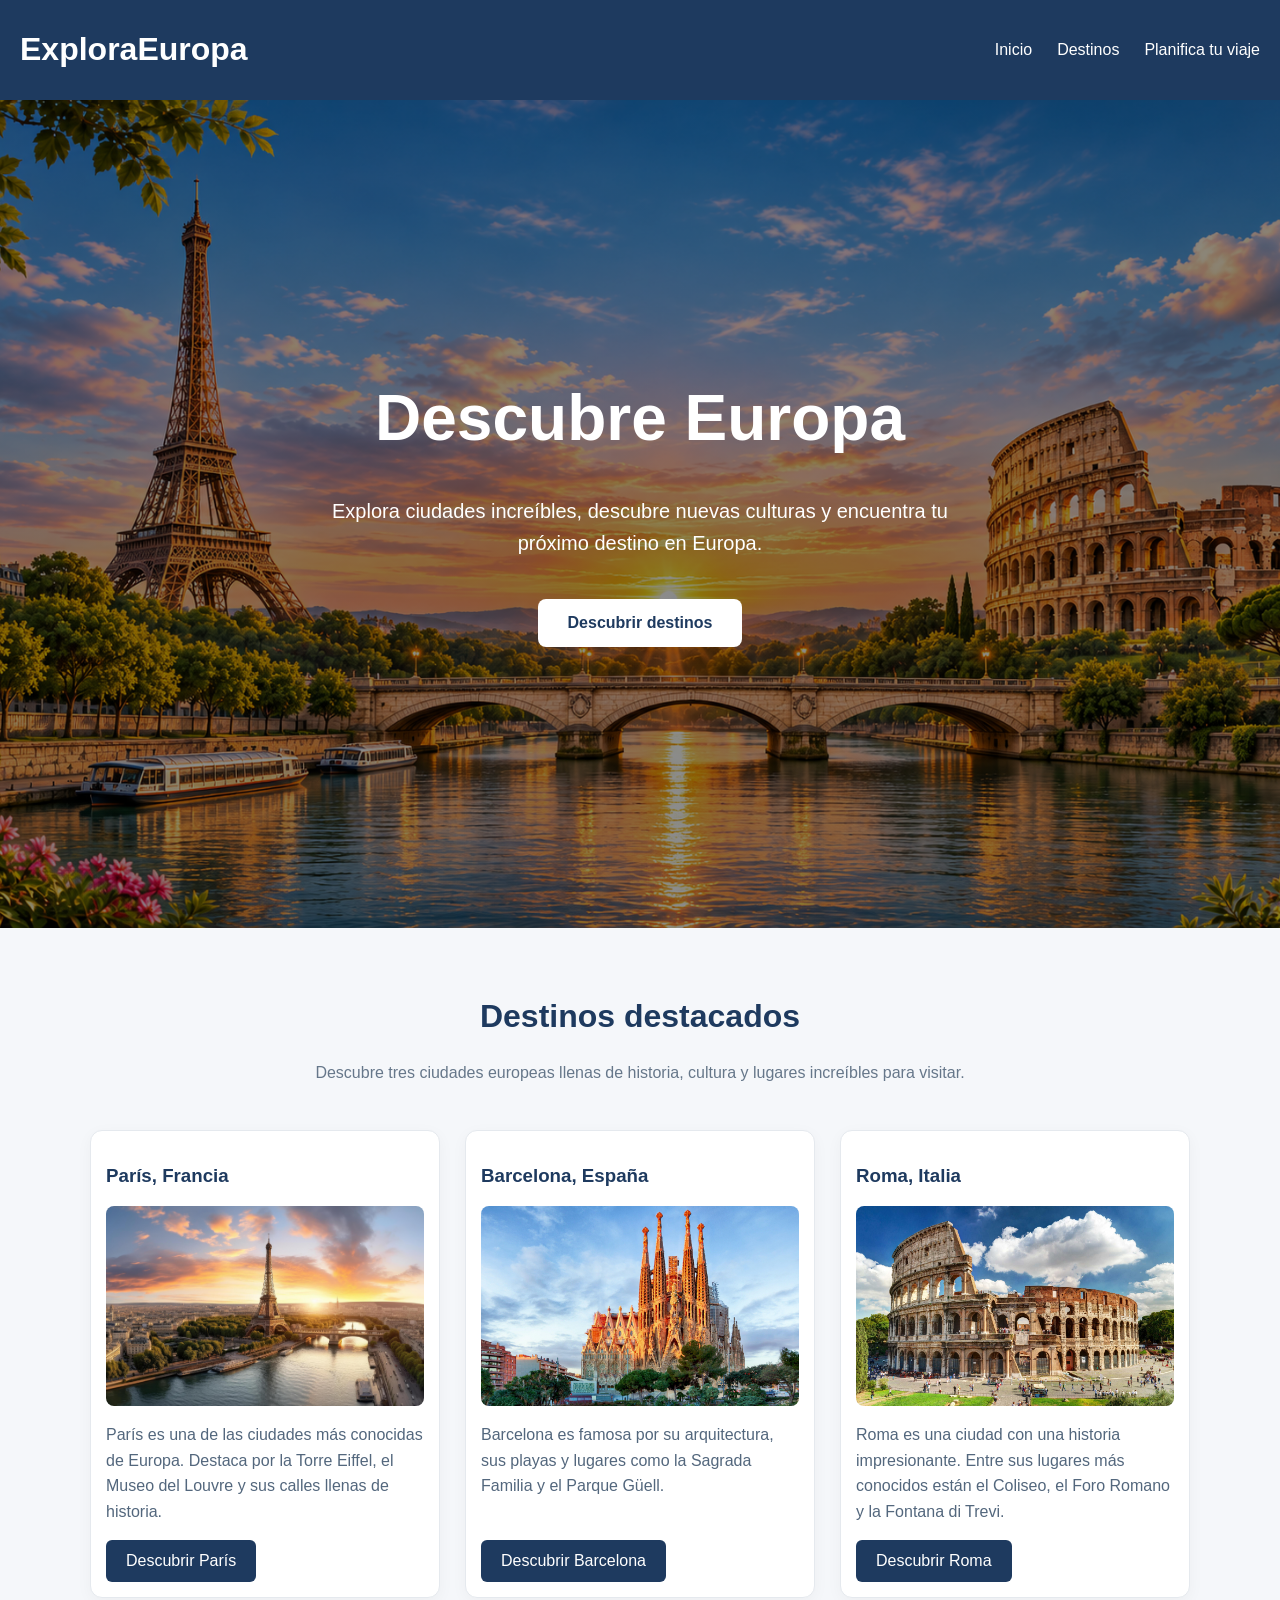
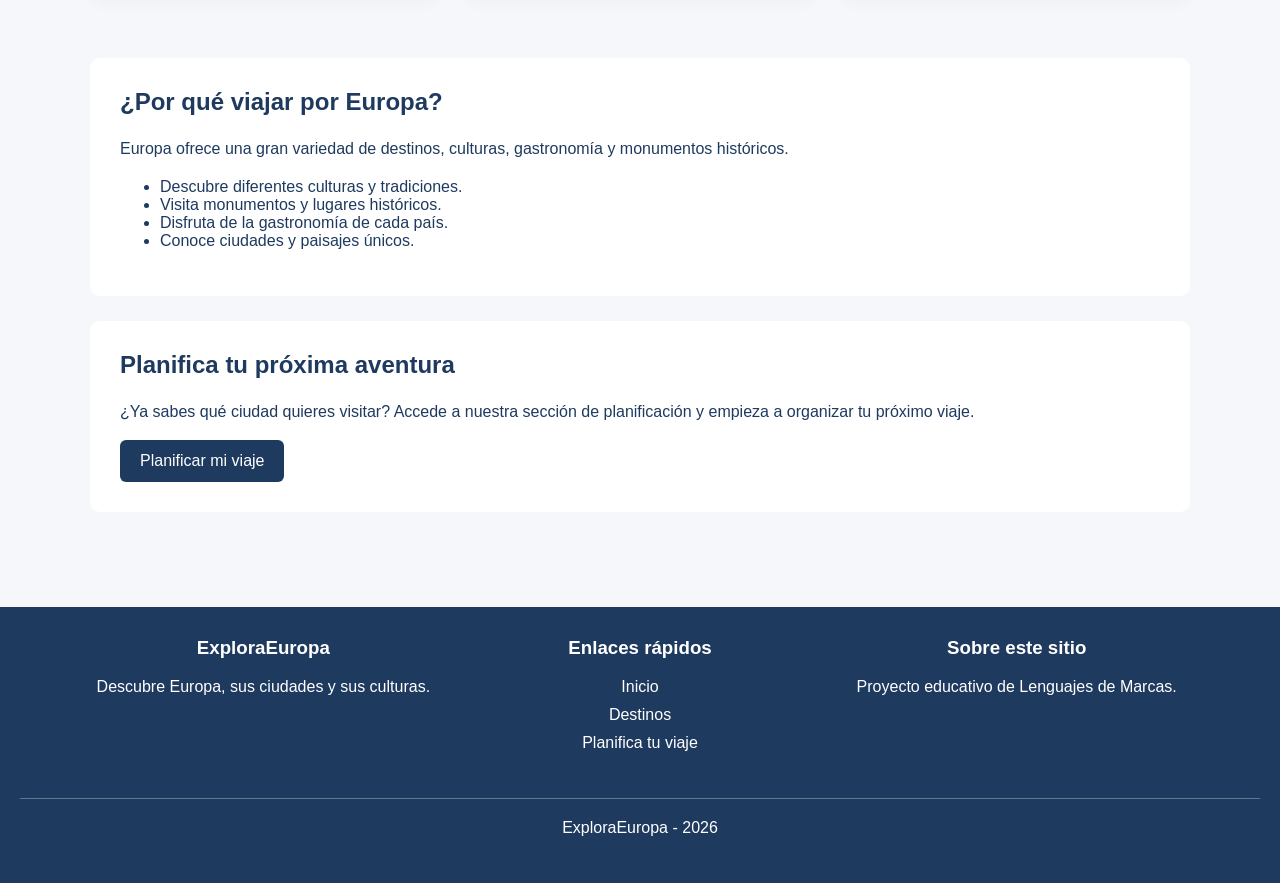
<file: index.html>
<!DOCTYPE html>
<html lang="es">
<head>
  <meta charset="utf-8">
  <meta name="viewport" content="width=device-width, initial-scale=1.0">
  <title>ExploraEuropa</title>
  <link rel="stylesheet" href="css/estilos.css">
</head>
<body>
    <header>
        <h1><a href="index.html">ExploraEuropa</a></h1>
        <nav>
            <ul>
                <li><a href="index.html">Inicio</a></li>
                <li><a href="destinos.html">Destinos</a></li>
                <li><a href="planifica.html">Planifica tu viaje</a></li>
            </ul>
        </nav>
    </header>
    
<main>

    <section class="hero">
        <h2>Descubre Europa</h2>

        <p>
            Explora ciudades increíbles, descubre nuevas
            culturas y encuentra tu próximo destino en Europa.
        </p>

        <a href="#destinos">Descubrir destinos</a>
    </section>

    <div class="contenido">

    <!-- Destinos destacados -->
    <section class="destinos-destacados" id="destinos">
        <h2>Destinos destacados</h2>

        <p>
            Descubre tres ciudades europeas llenas de historia,
            cultura y lugares increíbles para visitar.
        </p>

        <article>
            <h3>París, Francia</h3>

            <img src="img/paris.jpg" alt="Torre Eiffel en París" width="300">

            <p>
                París es una de las ciudades más conocidas de Europa.
                Destaca por la Torre Eiffel, el Museo del Louvre
                y sus calles llenas de historia.
            </p>

            <a href="destinos.html#paris">Descubrir París</a>
        </article>

        <article>
            <h3>Barcelona, España</h3>

            <img src="img/barcelona.jpg" alt="Sagrada Familia de Barcelona" width="300">

            <p>
                Barcelona es famosa por su arquitectura,
                sus playas y lugares como la Sagrada Familia
                y el Parque Güell.
            </p>

            <a href="destinos.html#barcelona">Descubrir Barcelona</a>
        </article>

        <article>
            <h3>Roma, Italia</h3>

            <img src="img/roma.jpg" alt="Coliseo de Roma" width="300">

            <p>
                Roma es una ciudad con una historia impresionante.
                Entre sus lugares más conocidos están el Coliseo,
                el Foro Romano y la Fontana di Trevi.
            </p>

            <a href="destinos.html#roma">Descubrir Roma</a>
        </article>
    </section>


    <!-- Información sobre los viajes -->
    <section class="beneficios">
        <h2>¿Por qué viajar por Europa?</h2>

        <p>
            Europa ofrece una gran variedad de destinos,
            culturas, gastronomía y monumentos históricos.
        </p>

        <ul>
            <li>Descubre diferentes culturas y tradiciones.</li>
            <li>Visita monumentos y lugares históricos.</li>
            <li>Disfruta de la gastronomía de cada país.</li>
            <li>Conoce ciudades y paisajes únicos.</li>
        </ul>
    </section>


    <!-- Planificación del viaje -->
    <section class="planificacion">
        <h2>Planifica tu próxima aventura</h2>

        <p>
            ¿Ya sabes qué ciudad quieres visitar?
            Accede a nuestra sección de planificación
            y empieza a organizar tu próximo viaje.
        </p>

        <a href="planifica.html">Planificar mi viaje</a>
    </section>

    </div>

</main>

    
    <footer>
        <div class="footer-contenido">

            <section>
                <h3>ExploraEuropa</h3>
                <p>Descubre Europa, sus ciudades y sus culturas.</p>
            </section>

            <section>
                <h3>Enlaces rápidos</h3>
                <ul>
                    <li><a href="index.html">Inicio</a></li>
                    <li><a href="destinos.html">Destinos</a></li>
                    <li><a href="planifica.html">Planifica tu viaje</a></li>
                </ul>
            </section>

            <section>
                <h3>Sobre este sitio</h3>
                <p>Proyecto educativo de Lenguajes de Marcas.</p>
        </section>

        </div>

    <p class="footer-final">ExploraEuropa - 2026</p>
    </footer>


</body>
</html>
</file>
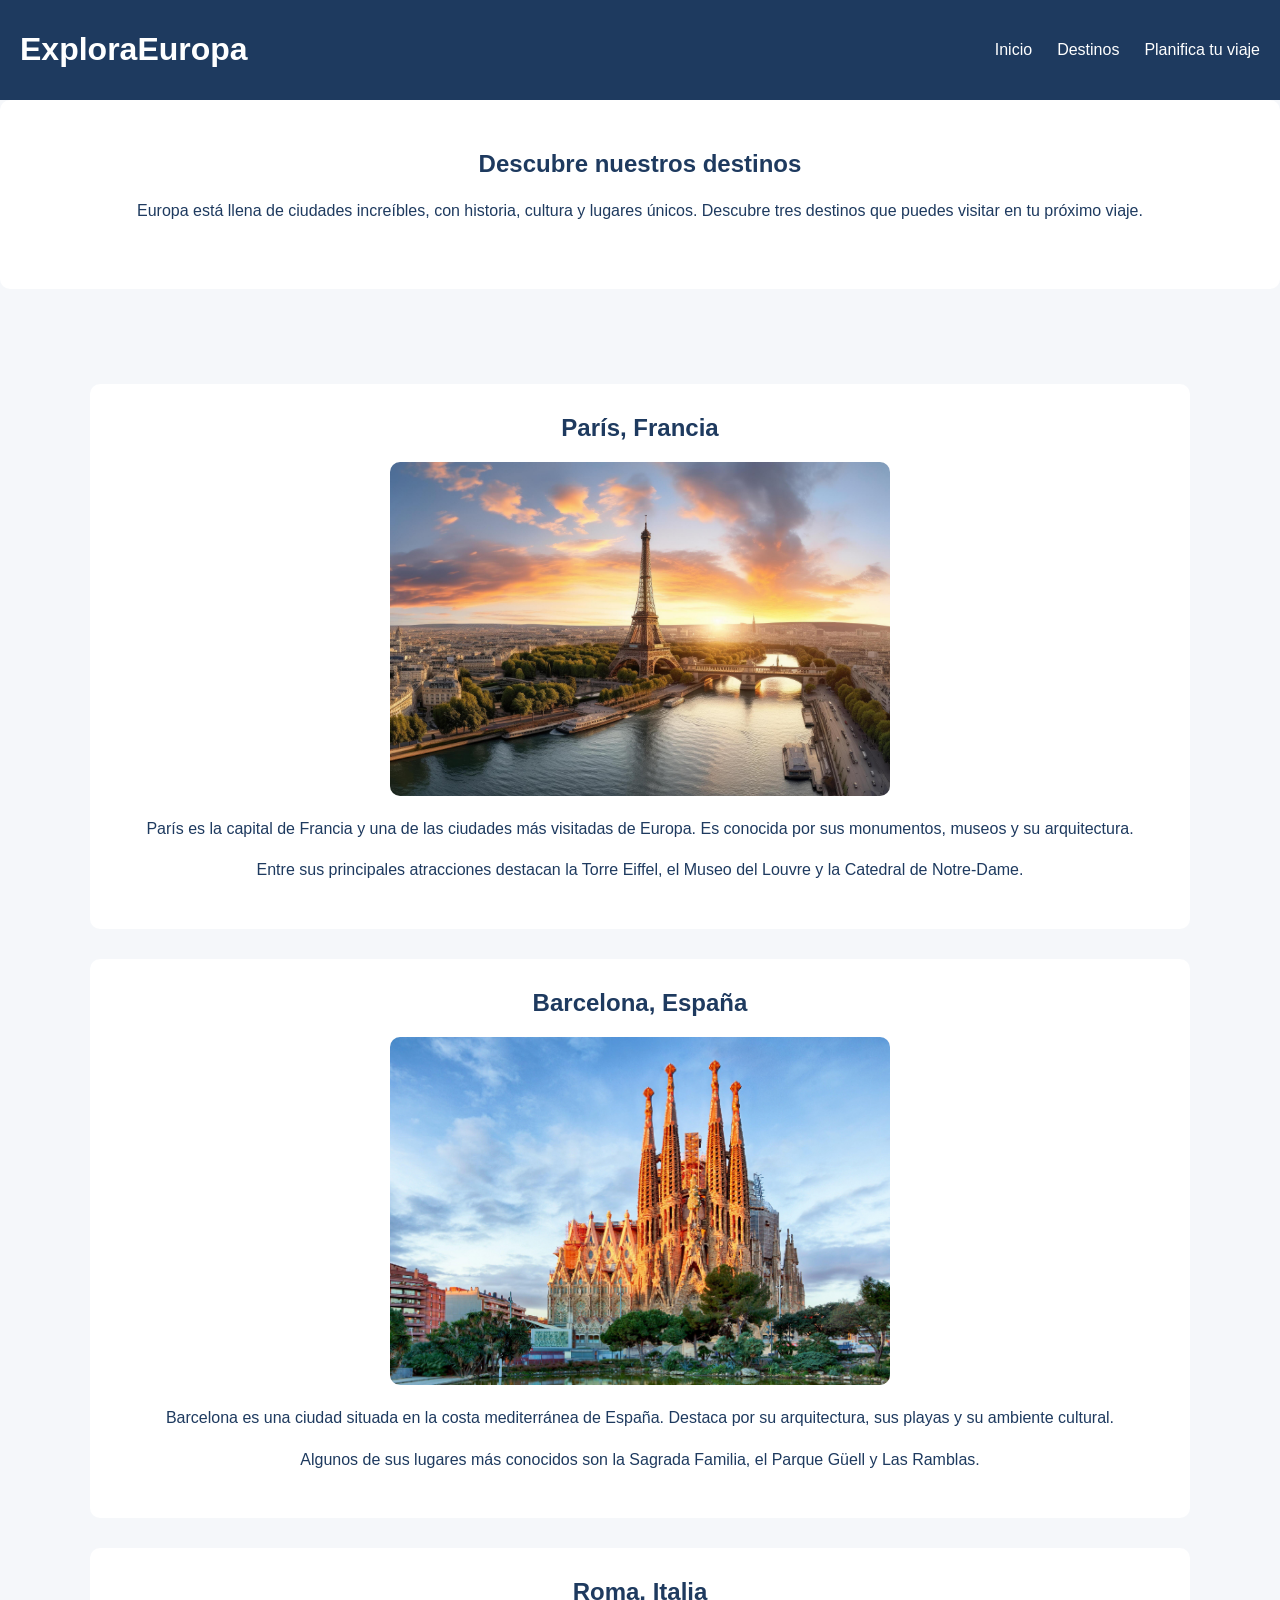
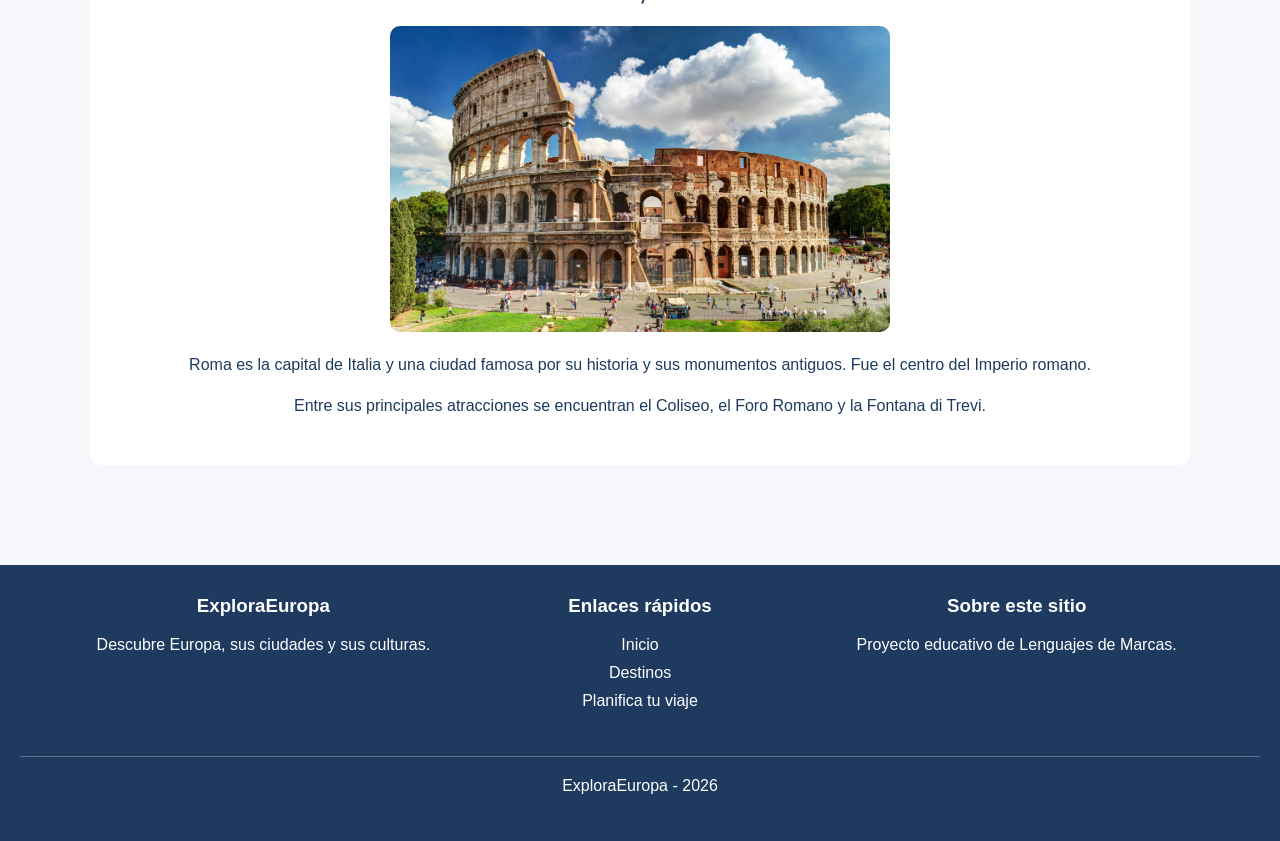
<file: destinos.html>
<!DOCTYPE html>
<html lang="es">
<head>
  <meta charset="utf-8">
  <title>ExploraEuropa</title>
  <link rel="stylesheet" href="css/estilos.css">
</head>
<body>
    <header>
        <h1><a href="index.html">ExploraEuropa</a></h1>
        <nav>
            <ul>
                <li><a href="index.html">Inicio</a></li>
                <li><a href="destinos.html">Destinos</a></li>
                <li><a href="planifica.html">Planifica tu viaje</a></li>
            </ul>
        </nav>
    </header>
    
<main class="pagina-destinos">

    <section class="introduccion-destinos">
        <h2>Descubre nuestros destinos</h2>
        <p>
            Europa está llena de ciudades increíbles, con historia,
            cultura y lugares únicos. Descubre tres destinos
            que puedes visitar en tu próximo viaje.
        </p>
    </section>

    <div class="contenido">

        <section id="paris">
            <h2>París, Francia</h2>

            <img src="img/paris.jpg" alt="Torre Eiffel en París">

            <p>
                París es la capital de Francia y una de las ciudades
                más visitadas de Europa. Es conocida por sus
                monumentos, museos y su arquitectura.
            </p>

            <p>
                Entre sus principales atracciones destacan la Torre
                Eiffel, el Museo del Louvre y la Catedral de Notre-Dame.
            </p>
        </section>

        <section id="barcelona">
            <h2>Barcelona, España</h2>

            <img src="img/barcelona.jpg" alt="Sagrada Familia de Barcelona">

            <p>
                Barcelona es una ciudad situada en la costa mediterránea
                de España. Destaca por su arquitectura, sus playas
                y su ambiente cultural.
            </p>

            <p>
                Algunos de sus lugares más conocidos son la Sagrada
                Familia, el Parque Güell y Las Ramblas.
            </p>
        </section>

        <section id="roma">
            <h2>Roma, Italia</h2>

            <img src="img/roma.jpg" alt="Coliseo de Roma">

            <p>
                Roma es la capital de Italia y una ciudad famosa
                por su historia y sus monumentos antiguos.
                Fue el centro del Imperio romano.
            </p>

            <p>
                Entre sus principales atracciones se encuentran
                el Coliseo, el Foro Romano y la Fontana di Trevi.
            </p>
        </section>

    </div>

</main>

    <footer>
        <div class="footer-contenido">

            <section>
                <h3>ExploraEuropa</h3>
                <p>Descubre Europa, sus ciudades y sus culturas.</p>
            </section>

            <section>
                <h3>Enlaces rápidos</h3>
                <ul>
                    <li><a href="index.html">Inicio</a></li>
                    <li><a href="destinos.html">Destinos</a></li>
                    <li><a href="planifica.html">Planifica tu viaje</a></li>
                </ul>
            </section>

            <section>
                <h3>Sobre este sitio</h3>
                <p>Proyecto educativo de Lenguajes de Marcas.</p>
        </section>

        </div>

    <p class="footer-final">ExploraEuropa - 2026</p>
    </footer>
</body>
</html>
</file>
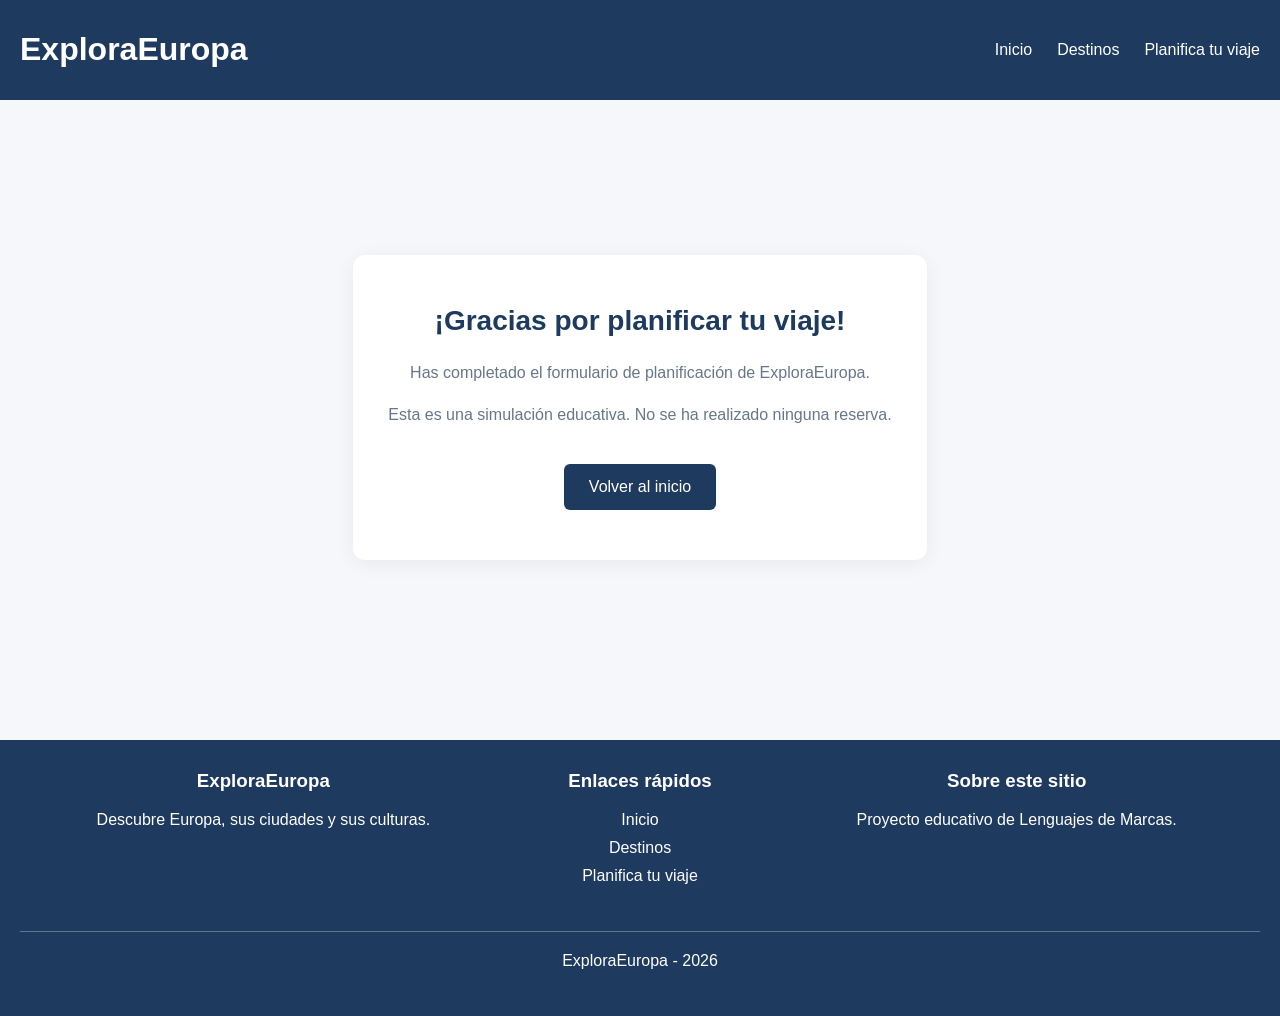
<file: gracias.html>
<!DOCTYPE html>
<html lang="es">
<head>
  <meta charset="utf-8">
  <meta name="viewport" content="width=device-width, initial-scale=1.0">
  <title>ExploraEuropa - Gracias</title>
  <link rel="stylesheet" href="css/estilos.css">
</head>
<body>
    <header>
        <h1><a href="index.html">ExploraEuropa</a></h1>
        <nav>
            <ul>
                <li><a href="index.html">Inicio</a></li>
                <li><a href="destinos.html">Destinos</a></li>
                <li><a href="planifica.html">Planifica tu viaje</a></li>
            </ul>
        </nav>
    </header>
    

<main class="pagina-gracias">

    <section class="mensaje-gracias">

        <h2>¡Gracias por planificar tu viaje!</h2>

        <p>
            Has completado el formulario de planificación
            de ExploraEuropa.
        </p>

        <p>
            Esta es una simulación educativa.
            No se ha realizado ninguna reserva.
        </p>

        <a href="index.html">Volver al inicio</a>

    </section>

</main>

    <footer>
        <div class="footer-contenido">

            <section>
                <h3>ExploraEuropa</h3>
                <p>Descubre Europa, sus ciudades y sus culturas.</p>
            </section>

            <section>
                <h3>Enlaces rápidos</h3>
                <ul>
                    <li><a href="index.html">Inicio</a></li>
                    <li><a href="destinos.html">Destinos</a></li>
                    <li><a href="planifica.html">Planifica tu viaje</a></li>
                </ul>
            </section>

            <section>
                <h3>Sobre este sitio</h3>
                <p>Proyecto educativo de Lenguajes de Marcas.</p>
        </section>

        </div>

    <p class="footer-final">ExploraEuropa - 2026</p>
    </footer>


</body>
</html>
</file>
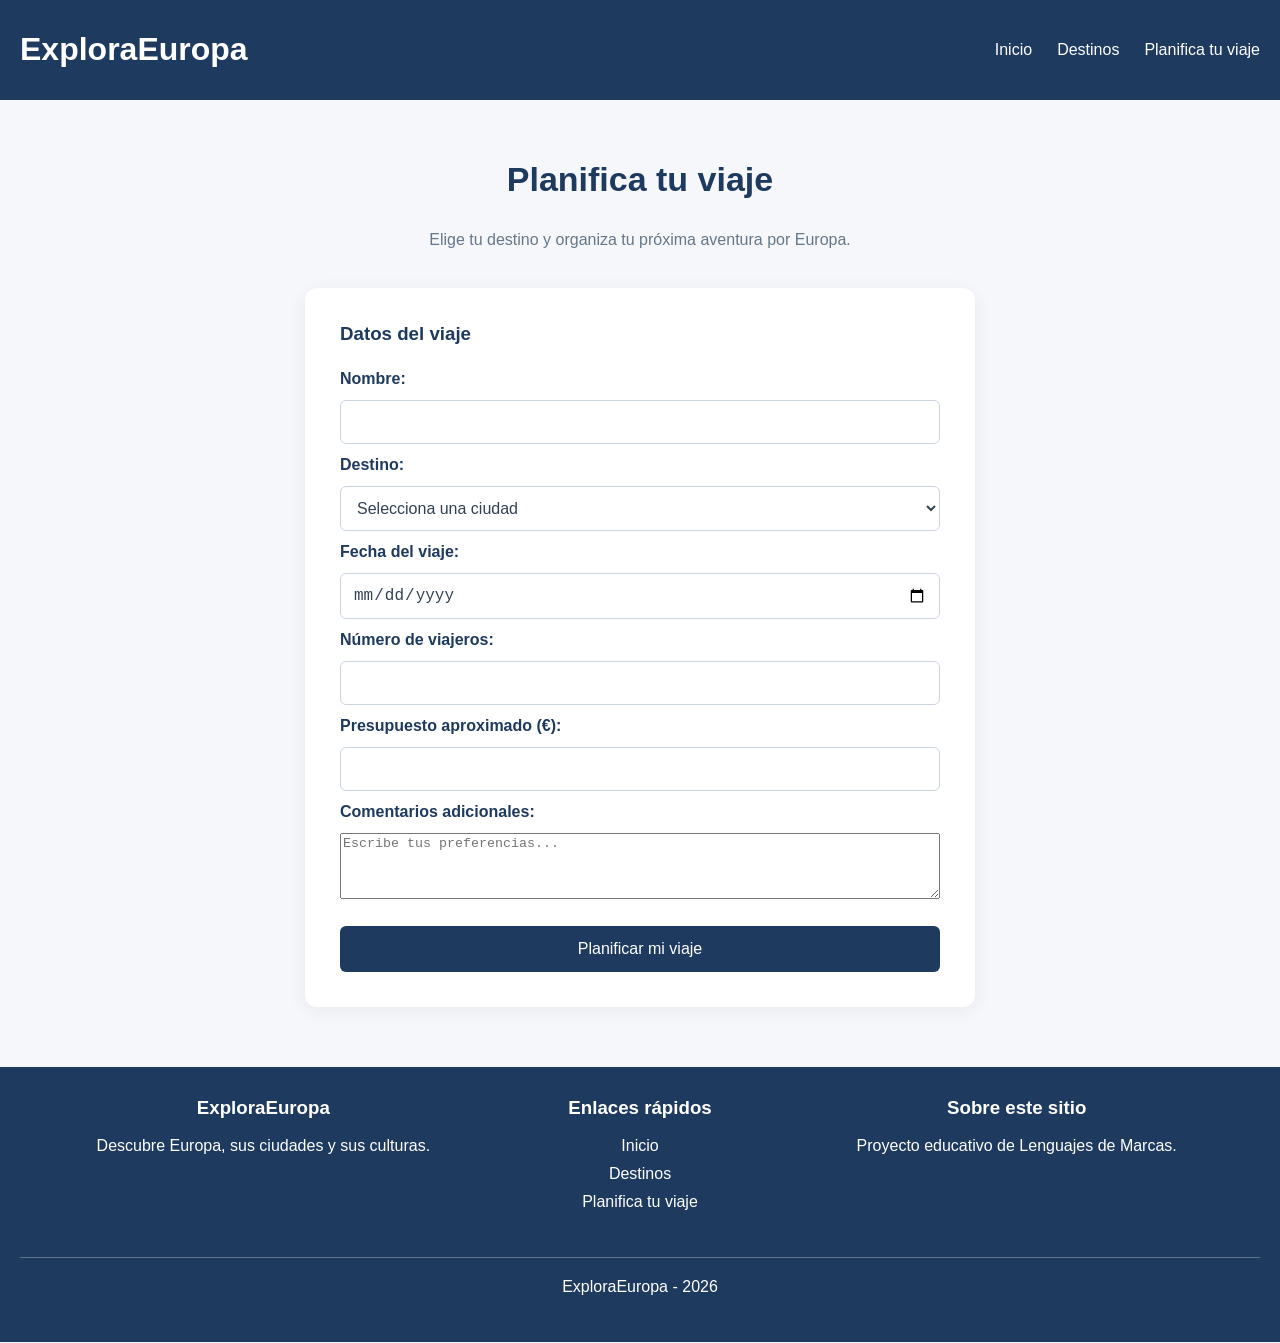
<file: planifica.html>
<!DOCTYPE html>
<html lang="es">
<head>
  <meta charset="utf-8">
  <title>ExploraEuropa</title>
  <link rel="stylesheet" href="css/estilos.css">
</head>
<body>
    <header>
        <h1><a href="index.html">ExploraEuropa</a></h1>
        <nav>
            <ul>
                <li><a href="index.html">Inicio</a></li>
                <li><a href="destinos.html">Destinos</a></li>
                <li><a href="planifica.html">Planifica tu viaje</a></li>
            </ul>
        </nav>
    </header>
    
<main class="pagina-planifica">

    <section class="introduccion-planifica">
        <h2>Planifica tu viaje</h2>
        <p>
            Elige tu destino y organiza tu próxima
            aventura por Europa.
        </p>
    </section>

    <section class="formulario-viaje">

        <h3>Datos del viaje</h3>

        <form action="gracias.html" method="get">

            <label for="nombre">Nombre:</label>
            <input type="text" id="nombre" name="nombre" required>

            <label for="destino">Destino:</label>
            <select id="destino" name="destino" required>
                <option value="">Selecciona una ciudad</option>
                <option value="paris">París</option>
                <option value="barcelona">Barcelona</option>
                <option value="roma">Roma</option>
            </select>
            <label for="fecha">Fecha del viaje:</label>
            <input type="date" id="fecha" name="fecha" required>

            <label for="viajeros">Número de viajeros:</label>
            <input type="number" id="viajeros" name="viajeros" min="1" max="20" required>

            <label for="presupuesto">Presupuesto aproximado (€):</label>
            <input type="number" id="presupuesto" name="presupuesto" min="0" step="0.01" required>

            <label for="comentarios">Comentarios adicionales:</label>
            <textarea id="comentarios" name="comentarios" rows="4" placeholder="Escribe tus preferencias..."></textarea>

            <button type="submit">Planificar mi viaje</button>

        </form>

    </section>

</main>
    <footer>
        <div class="footer-contenido">

            <section>
                <h3>ExploraEuropa</h3>
                <p>Descubre Europa, sus ciudades y sus culturas.</p>
            </section>

            <section>
                <h3>Enlaces rápidos</h3>
                <ul>
                    <li><a href="index.html">Inicio</a></li>
                    <li><a href="destinos.html">Destinos</a></li>
                    <li><a href="planifica.html">Planifica tu viaje</a></li>
                </ul>
            </section>

            <section>
                <h3>Sobre este sitio</h3>
                <p>Proyecto educativo de Lenguajes de Marcas.</p>
        </section>

        </div>

    <p class="footer-final">ExploraEuropa - 2026</p>
    </footer>
</body>
</html>
</file>
<file: css/estilos.css>
/* ESTILOS GENERALES */

body {
    margin: 0;
    background-color: #1e3a5fd0;
    font-family: Arial, sans-serif;
}


/* CABECERA Y NAVEGACIÓN */

header {
    background-color: #1e3a5f;
    padding: 10px 20px;
    display: flex;
    align-items: center;
    justify-content: space-between;
    color: white;
    

    position: sticky;
    top: 0;
    z-index: 100;
}

header h1 a {
    color: white;
    text-decoration: none;
}

header h1 a:hover {
    color: #ffd166;
}

nav ul {
    display: flex;
    gap: 25px;
    list-style: none;
    margin: 0;
    padding: 0;
}

nav a {
    color: white;
    text-decoration: none;
}

nav a:hover {
    color: #ffd166;
}


/* CONTENIDO PRINCIPAL */

main {
    margin: 0;
    padding: 0;
}

.contenido {
    max-width: 1100px;
    margin: 30px auto;
    padding: 0 20px;
}

main .hero {
    min-height: calc(100vh - 72px);
    background: linear-gradient(135deg, #17324f, #376a91);

    display: flex;
    flex-direction: column;
    justify-content: center;
    align-items: center;

    text-align: center;
    color: white;
    padding: 40px 20px;
    margin: 0;
    border-radius: 0;
    box-sizing: border-box;

    
    background-image:
    linear-gradient(rgba(0, 0, 0, 0.45), rgba(0, 0, 0, 0.45)),
    url("../img/imagen-hero.png");

    background-size: cover;
    background-position: center;
    background-repeat: no-repeat;

}

main .hero h2 {
    font-size: clamp(2.2rem, 5vw, 4rem);
    color: white;
    margin-bottom: 20px;
}

main .hero p {
    font-size: 20px;
    max-width: 650px;
    line-height: 1.6;
}

main .hero a {
    background-color: white;
    color: #1e3a5f;
    padding: 15px 30px;
    border-radius: 8px;
    margin-top: 20px;
    font-weight: bold;
    text-decoration: none;
}

main .hero a:hover {
    background-color: #dce8f2;
    color: #1e3a5f;
}

main section {
    background-color: white;
    color: #1e3a5f;
    padding: 30px;
    margin-bottom: 25px;
    border-radius: 10px;
}

main h2 {
    color: #1e3a5f;
    margin-top: 0;
}

main p {
    line-height: 1.6;
}


/* BOTONES Y ENLACES */

main a {
    display: inline-block;
    background-color: #1e3a5f;
    color: white;
    padding: 12px 20px;
    text-decoration: none;
    border-radius: 6px;
}

main a:hover {
    background-color: #32638e;
}


/* DESTINOS DESTACADOS */

.destinos-destacados {
    display: flex;
    flex-wrap: wrap;
    gap: 20px;
}

.destinos-destacados > h2,
.destinos-destacados > p {
    width: 100%;
}

.destinos-destacados article {
    flex: 1 1 220px;
    background-color: #eef4f8;
    padding: 15px;
    border-radius: 10px;
    border: 1px solid #d5e2ec;
}

.destinos-destacados img {
    width: 100%;
    height: 180px;
    object-fit: cover;
    border-radius: 8px;
}


/* PIE DE PÁGINA */

footer {
    background-color: #1e3a5f;
    color: white;
    text-align: center;
    padding: 20px;
}


/* PANTALLAS PEQUEÑAS */

@media (max-width: 700px) {
    header {
        flex-direction: column;
        gap: 15px;
    }

    nav ul {
        flex-wrap: wrap;
        justify-content: center;
    }
}
/* PIE DE PÁGINA */

footer {
    background-color: #1e3a5f;
    color: white;
    padding: 30px 20px;
}

.footer-contenido {
    max-width: 1100px;
    margin: auto;
    display: flex;
    justify-content: space-between;
    gap: 30px;
    flex-wrap: wrap;
}

.footer-contenido section {
    flex: 1 1 200px;
}

.footer-contenido h3 {
    margin-top: 0;
}

.footer-contenido ul {
    list-style: none;
    padding: 0;
}

.footer-contenido li {
    margin-bottom: 10px;
}

.footer-contenido a {
    color: white;
    text-decoration: none;
}

.footer-contenido a:hover {
    color: #ffd166;
}

.footer-final {
    text-align: center;
    border-top: 1px solid #60758e;
    padding-top: 20px;
    margin-top: 30px;
}
body {
    background-color: #f5f7fa;
}

/* Contenedor principal */

.contenido {
    max-width: 1100px;
    margin: 0 auto;
    padding: 70px 25px;
}

/* Destinos sin caja exterior */

main .contenido > .destinos-destacados {
    background: transparent;
    padding: 0;
    margin-bottom: 60px;

    display: grid;
    grid-template-columns: repeat(3, minmax(0, 1fr));
    gap: 25px;
}

/* Título y descripción centrados */

.destinos-destacados > h2,
.destinos-destacados > p {
    grid-column: 1 / -1;
    text-align: center;
}

.destinos-destacados > h2 {
    font-size: 32px;
    margin-bottom: 0;
}

.destinos-destacados > p {
    color: #66778a;
    margin: 0 0 20px;
}

/* Tarjetas individuales */

main .contenido .destinos-destacados article {
    background-color: white;
    padding: 15px;
    border-radius: 12px;
    border: 1px solid #e5e9ee;

    display: flex;
    flex-direction: column;

    box-shadow: 0 4px 16px rgba(0, 0, 0, 0.04);

    transition: transform 0.3s, box-shadow 0.3s;
}

/* Efecto al pasar el ratón */

.destinos-destacados article:hover {
    transform: translateY(-5px);
    box-shadow: 0 10px 25px rgba(0, 0, 0, 0.10);
}

/* Imágenes */

.destinos-destacados img {
    width: 100%;
    height: 200px;
    object-fit: cover;
    border-radius: 8px;
}

/* Descripciones */

.destinos-destacados article p {
    color: #53677d;
    line-height: 1.6;
    flex: 1;
}

/* Botones */

.destinos-destacados article a {
    align-self: flex-start;
    margin-top: auto;
}

/* Adaptación para móviles */

@media (max-width: 800px) {
    main .contenido > .destinos-destacados {
        grid-template-columns: 1fr;
    }
}

/* PAGINA DE DESTINOS */

.introduccion-destinos {
    text-align: center;
    padding: 50px 20px;
}

.pagina-destinos .contenido section {
    background-color: white;
    padding: 30px;
    margin-bottom: 30px;
    border-radius: 10px;
    text-align: center;
}

.pagina-destinos .contenido img {
    width: 100%;
    max-width: 500px;
    height: auto;
    border-radius: 10px;
}

.pagina-destinos .contenido p {
    line-height: 1.6;
}

.pagina-destinos .contenido section {
    scroll-margin-top: 90px;
}

/* PAGINA PLANIFICA */

.pagina-planifica {
    background-color: #f5f7fa;
    padding: 60px 20px;
}

/* Presentacion */

.introduccion-planifica {
    text-align: center;
    background: transparent;
    padding: 0;
    margin-bottom: 35px;
}

.introduccion-planifica h2 {
    font-size: 34px;
    color: #1e3a5f;
}

.introduccion-planifica p {
    color: #66778a;
}

/* Contenedor del formulario */

.formulario-viaje {
    max-width: 600px;
    margin: 0 auto;
    padding: 35px;
    background-color: white;
    border-radius: 12px;
    box-shadow: 0 4px 20px rgba(0, 0, 0, 0.06);
}

.formulario-viaje h3 {
    color: #1e3a5f;
    margin-top: 0;
    margin-bottom: 25px;
}

/* Campos del formulario */

.formulario-viaje form {
    display: flex;
    flex-direction: column;
    gap: 12px;
}

.formulario-viaje label {
    font-weight: bold;
    color: #1e3a5f;
}

.formulario-viaje input,
.formulario-viaje select {
    padding: 12px;
    border: 1px solid #cbd5e1;
    border-radius: 6px;
    font-size: 16px;
    background-color: white;
    color: #334155;
}

/* Campo seleccionado */

.formulario-viaje input:focus,
.formulario-viaje select:focus {
    outline: 2px solid #32638e;
    outline-offset: 1px;
}

/* Boton */

.formulario-viaje button {
    background-color: #1e3a5f;
    color: white;
    padding: 14px;
    border: none;
    border-radius: 6px;
    font-size: 16px;
    cursor: pointer;
    margin-top: 15px;
}

.formulario-viaje button:hover {
    background-color: #32638e;
}

/* Adaptacion a pantallas pequeñas */

@media (max-width: 600px) {
    .formulario-viaje {
        padding: 20px;
    }
}


/* PAGINA DE GRACIAS */

.pagina-gracias {
    min-height: 60vh;
    display: flex;
    justify-content: center;
    align-items: center;
    padding: 50px 20px;
    background-color: #f5f7fa;
}

.pagina-gracias .mensaje-gracias {
    background-color: white;
    text-align: center;
    max-width: 600px;
    padding: 50px 35px;
    border-radius: 12px;
    box-shadow: 0 4px 20px rgba(0, 0, 0, 0.06);
}

.mensaje-gracias h2 {
    color: #1e3a5f;
    font-size: 28px;
}

.mensaje-gracias p {
    color: #66778a;
    line-height: 1.6;
}

.mensaje-gracias a {
    display: inline-block;
    background-color: #1e3a5f;
    color: white;
    text-decoration: none;
    padding: 14px 25px;
    border-radius: 6px;
    margin-top: 20px;
}

.mensaje-gracias a:hover {
    background-color: #32638e;
}
</file>
